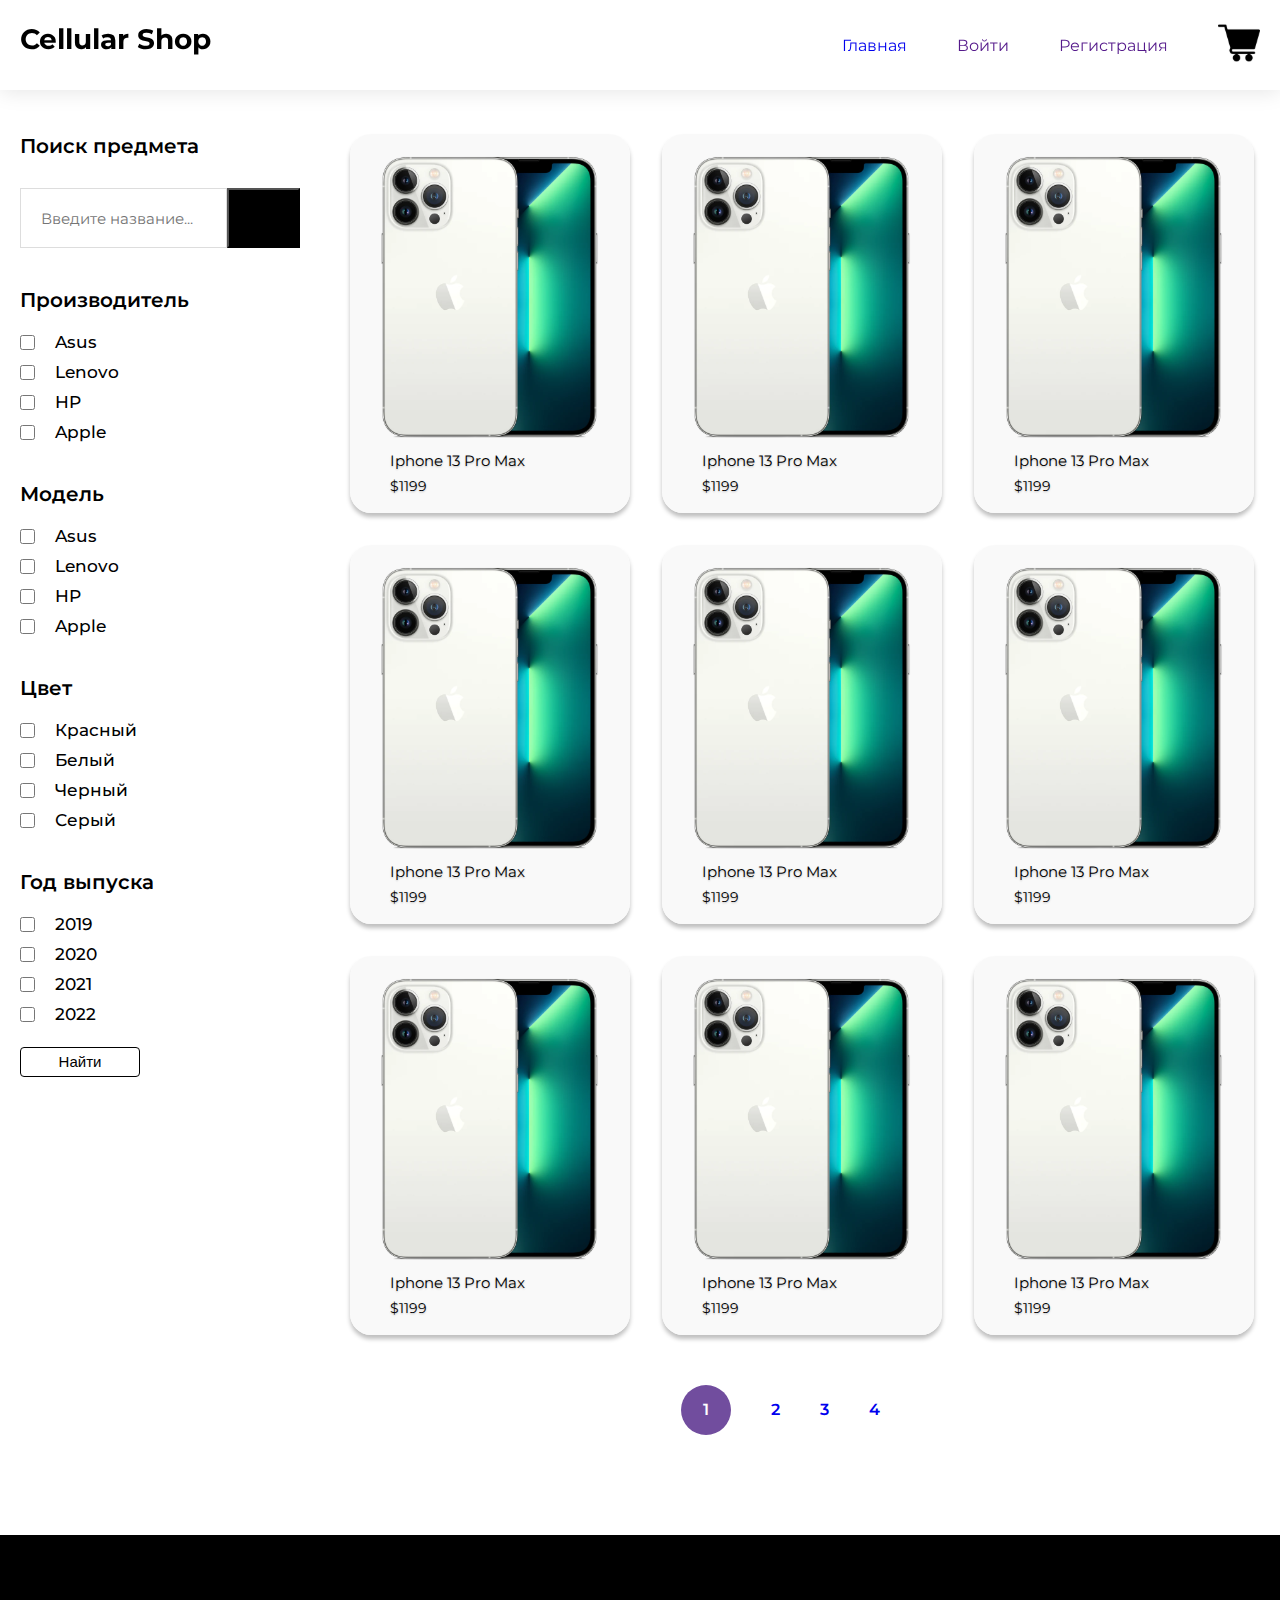
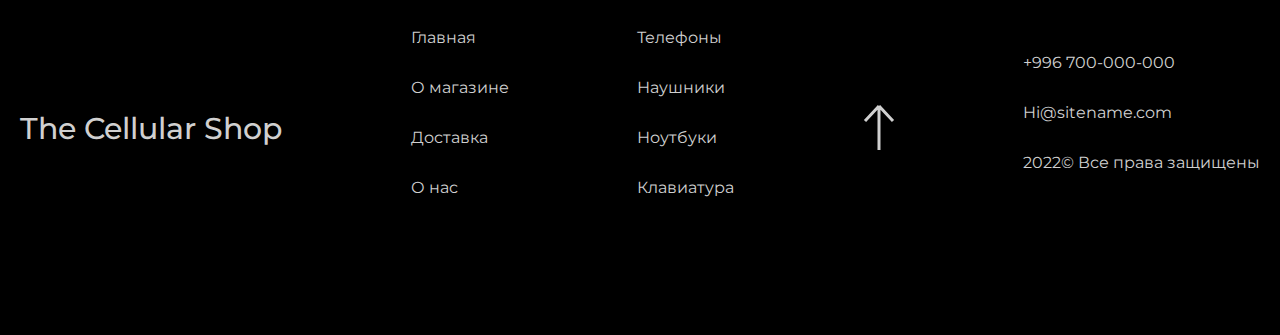
<file: list_view.html>
<!DOCTYPE html>
<html lang="en">
<head>
    <meta charset="UTF-8">
    <meta http-equiv="X-UA-Compatible" content="IE=edge">
    <meta name="viewport" content="width=device-width, initial-scale=1.0">
    <title>Store</title>
    <link rel="preconnect" href="https://fonts.googleapis.com">
    <link rel="preconnect" href="https://fonts.gstatic.com" crossorigin>
    <link href="https://fonts.googleapis.com/css2?family=Montserrat:wght@400;500;600&family=Open+Sans:wght@800&display=swap" rel="stylesheet">
    <link rel="stylesheet" href="css/list_view.css">
</head>
<body>
    <header class="header" id="header">
        <nav class="nav">
            <p class="logo">Cellular Shop</p>
            <ul class="menu">
                <li><a href="index.html">Главная</a></li>
                <li><a href="">Войти</a></li>
                <li><a href="">Регистрация</a></li>
                <li><a href=""><img src="img/basket.svg" alt="basket"></a></li>
            </ul>
        </nav>
    </header>
    <main>
        <div class="container">
            <div class="wrapper">
                <div class="aside">
                    <h2 class="search-title">
                        Поиск предмета
                    </h2>
                    <form action="#" class="search-form">
                        <input type="text" placeholder="Введите название..." class="input" name="search" required>
                        <button type="submit" class="btn" for="search">Поиск</button>
                    </form>
                    <form action="#">
                        <div class="filter">
                            <h2 class="filter-title">Производитель</h2>
                            <div class="wrapper filter-wrapper">
                                <input type="checkbox" class="checkbox" name="checkbox">
                                <h3 class="checkbox-title">Asus</h3>
                            </div>
                            <div class="wrapper filter-wrapper">
                                <input type="checkbox" class="checkbox" name="checkbox">
                                <h3 class="checkbox-title">Lenovo</h3>
                            </div>
                            <div class="wrapper filter-wrapper">
                                <input type="checkbox" class="checkbox" name="checkbox">
                                <h3 class="checkbox-title">HP</h3>
                            </div>
                            <div class="wrapper filter-wrapper">
                                <input type="checkbox" class="checkbox" name="checkbox">
                                <h3 class="checkbox-title">Apple</h3>
                            </div>
                        </div>
                        <div class="filter">
                            <h2 class="filter-title">Модель</h2>
                            <div class="wrapper filter-wrapper">
                                <input type="checkbox" class="checkbox" name="checkbox">
                                <h3 class="checkbox-title">Asus</h3>
                            </div>
                            <div class="wrapper filter-wrapper">
                                <input type="checkbox" class="checkbox" name="checkbox">
                                <h3 class="checkbox-title">Lenovo</h3>
                            </div>
                            <div class="wrapper filter-wrapper">
                                <input type="checkbox" class="checkbox" name="checkbox">
                                <h3 class="checkbox-title">HP</h3>
                            </div>
                            <div class="wrapper filter-wrapper">
                                <input type="checkbox" class="checkbox" name="checkbox">
                                <h3 class="checkbox-title">Apple</h3>
                            </div>
                        </div>
                        <div class="filter">
                            <h2 class="filter-title">Цвет</h2>
                            <div class="wrapper filter-wrapper">
                                <input type="checkbox" class="checkbox" name="checkbox">
                                <h3 class="checkbox-title">Красный</h3>
                            </div>
                            <div class="wrapper filter-wrapper">
                                <input type="checkbox" class="checkbox" name="checkbox">
                                <h3 class="checkbox-title">Белый</h3>
                            </div>
                            <div class="wrapper filter-wrapper">
                                <input type="checkbox" class="checkbox" name="checkbox">
                                <h3 class="checkbox-title">Черный</h3>
                            </div>
                            <div class="wrapper filter-wrapper">
                                <input type="checkbox" class="checkbox" name="checkbox">
                                <h3 class="checkbox-title">Серый</h3>
                            </div>
                        </div>
                        <div class="filter">
                            <h2 class="filter-title">Год выпуска</h2>
                            <div class="wrapper filter-wrapper">
                                <input type="checkbox" class="checkbox" name="checkbox">
                                <h3 class="checkbox-title">2019</h3>
                            </div>
                            <div class="wrapper filter-wrapper">
                                <input type="checkbox" class="checkbox" name="checkbox">
                                <h3 class="checkbox-title">2020</h3>
                            </div>
                            <div class="wrapper filter-wrapper">
                                <input type="checkbox" class="checkbox" name="checkbox">
                                <h3 class="checkbox-title">2021</h3>
                            </div>
                            <div class="wrapper filter-wrapper">
                                <input type="checkbox" class="checkbox" name="checkbox">
                                <h3 class="checkbox-title">2022</h3>
                            </div>
                        </div>
                        <button type="submit" for="checkbox" class="filter-search">Найти</button>
                    </form>
                </div>  
                <div class="products">
                    <div class="products-wrapper">
                        <div class="product-block">
                            <div class="product-img-block">
                                <img src="img/product_img.svg" alt="iphone" class="product-img">
                            </div>
                            <div class="product-cart">
                                <p class="product-title">Iphone 13 Pro Max</p>
                                <p class="product-text">$1199</p>
                            </div>
                        </div>
                        <div class="product-block">
                            <div class="product-img-block">
                                <img src="img/product_img.svg" alt="iphone" class="product-img">
                            </div>
                            <div class="product-cart">
                                <p class="product-title">Iphone 13 Pro Max</p>
                                <p class="product-text">$1199</p>
                            </div>
                        </div>
                        <div class="product-block">
                            <div class="product-img-block">
                                <img src="img/product_img.svg" alt="iphone" class="product-img">
                            </div>
                            <div class="product-cart">
                                <p class="product-title">Iphone 13 Pro Max</p>
                                <p class="product-text">$1199</p>
                            </div>
                        </div>
                        <div class="product-block">
                            <div class="product-img-block">
                                <img src="img/product_img.svg" alt="iphone" class="product-img">
                            </div>
                            <div class="product-cart">
                                <p class="product-title">Iphone 13 Pro Max</p>
                                <p class="product-text">$1199</p>
                            </div>
                        </div>
                        <div class="product-block">
                            <div class="product-img-block">
                                <img src="img/product_img.svg" alt="iphone" class="product-img">
                            </div>
                            <div class="product-cart">
                                <p class="product-title">Iphone 13 Pro Max</p>
                                <p class="product-text">$1199</p>
                            </div>
                        </div>
                        <div class="product-block">
                            <div class="product-img-block">
                                <img src="img/product_img.svg" alt="iphone" class="product-img">
                            </div>
                            <div class="product-cart">
                                <p class="product-title">Iphone 13 Pro Max</p>
                                <p class="product-text">$1199</p>
                            </div>
                        </div>
                        <div class="product-block">
                            <div class="product-img-block">
                                <img src="img/product_img.svg" alt="iphone" class="product-img">
                            </div>
                            <div class="product-cart">
                                <p class="product-title">Iphone 13 Pro Max</p>
                                <p class="product-text">$1199</p>
                            </div>
                        </div>
                                                <div class="product-block">
                            <div class="product-img-block">
                                <img src="img/product_img.svg" alt="iphone" class="product-img">
                            </div>
                            <div class="product-cart">
                                <p class="product-title">Iphone 13 Pro Max</p>
                                <p class="product-text">$1199</p>
                            </div>
                        </div>
                        <div class="product-block">
                            <div class="product-img-block">
                                <img src="img/product_img.svg" alt="iphone" class="product-img">
                            </div>
                            <div class="product-cart">
                                <p class="product-title">Iphone 13 Pro Max</p>
                                <p class="product-text">$1199</p>
                            </div>
                        </div>
                    </div>
                    <div class="pagination-block">
                        <a href="#" class="pagination p-active">1</a>
                        <a href="#" class="pagination">2</a>
                        <a href="#" class="pagination">3</a>
                        <a href="#" class="pagination">4</a>
                    </div>
                </div>
            </div>
        </div>
    </main>
    <footer class="footer" id="footer">
        <div class="container">
            <div class="wrapper footer-wrapper">
                <h2 class="footer-title">
                    The Cellular Shop
                </h2>
                <nav class="simple-pages">
                    <ul>
                        <li><a href="#">Главная</a></li>
                        <li><a href="#">О магазине</a></li>
                        <li><a href="#">Доставка</a></li>
                        <li><a href="#">О нас</a></li>
                    </ul>
                </nav>
                <nav class="simple-pages">
                    <ul>
                        <li><a href="#">Телефоны</a></li>
                        <li><a href="#">Наушники</a></li>
                        <li><a href="#">Ноутбуки</a></li>
                        <li><a href="#">Клавиатура</a></li>
                    </ul>
                </nav>
                <a href="#" id="arrow"><img src="img/arrow_back.svg" alt="arrow"></a>
                <nav class="simple-pages contact">
                    <ul>
                        <li><a href="#">+996 700-000-000</a></li>
                        <li><a href="#">Hi@sitename.com</a></li>
                        <li><a href="#">2022© Все права защищены</a></li>
                    </ul>
                </nav>
            </div>
        </div>
    </footer>
</body>
</html>
</file>
<file: css/list_view.css>
body {
    font-size: 16px;
    font-family: 'Montserrat', sans-serif;
}

html {
    scroll-behavior: smooth;
}

* {
    box-sizing: border-box;
    padding: 0;
    margin: 0;
}

.container {
    width: 1240px;
    margin: 0 auto;
}

.wrapper {
    display: flex;
    justify-content: space-between;
}

/* Шапка */

.menu {
    display: flex;
    align-items: center;
}

.menu li a {
    text-decoration: none;
    font-size: 16px;
}

.menu li {
    display: block;
    margin-left: 50px;
}

.header {
    display: flex;
    position: sticky;
    top: 0;
    z-index: 5;
    background: #FFFFFF;
    box-shadow: 0px 2px 20px rgba(0, 0, 0, 0.1);
    height: 90px;
    align-items: center;
    margin-bottom: 44px;
}

.nav {
    display: flex;
    justify-content: space-between;
    width: 1240px;
    margin: 0 auto;
}

.logo {
    font-weight: 700;
    font-size: 28px;
    line-height: 34px;
}

/* Поиск */

.search-form {
    display: flex;
    flex-direction: row;
}

.search-title {
    font-weight: 600;
    font-size: 20px;
    line-height: 24px;
    margin-bottom: 30px;
}

.input {
    box-sizing: border-box;
    width: 207px;
    height: 60px;
    border: 1px solid #DDDDDD;
    padding-left: 20px;
    font-family: 'Montserrat';
    font-weight: 400;
    font-size: 15px;
    line-height: 155%;
    color: #B0B0B0;
}

.btn {
    cursor: pointer;
    width: 73px;
    height: 60px;
    background: #000000;
}

/* Карточка товаров */

.products-wrapper {
    display: flex;
    flex-wrap: wrap;
    margin-right: -32px;
    margin-left: 50px;
}

.product-block {
    width: 280px;
    height: 379px;
    background: rgba(247, 247, 247, 0.81);
    box-shadow: 0px 4px 4px rgba(0, 0, 0, 0.25);
    border-radius: 21px;
    margin-right: 32px;
    margin-bottom: 32px;
}

.product-img-block {
    display: flex;
    justify-content: center;
}

.product-img {
    margin-top: 15px;
    width: 228px;
    height: 295px;
}

.product-cart {
    margin: 0 40px;
}

.product-title {
    margin: 8px 0;
    font-weight: 400;
    font-size: 15px;
    line-height: 18px;
    color: #000000;
    text-shadow: 0px 1px 2px rgba(0, 0, 0, 0.25);
}

.product-text {
    font-weight: 400;
    font-size: 14px;
    line-height: 17px;
    color: #000000;
    text-shadow: 0px 1px 2px rgba(0, 0, 0, 0.25);
}

/* Пагинация страниц */

.pagination-block {
    display: flex;
    flex-direction: row;
    flex-wrap: wrap;
    justify-content: center;
    align-items: center;
}

.pagination {
    margin-top: 18px;
    margin-right: 20px;
    margin-left: 20px;
    margin-bottom: 100px;
    font-weight: 600;
    font-size: 16px;
    line-height: 20px;
    background: #fff;
    text-decoration: none;
}

.p-active {
    display: flex;
    justify-content: center;
    width: 50px;
    height: 50px;
    background: #714D9E;
    border-radius: 49px;
    align-items: center;
    color: #fff;
}

/* Фильтр поиска */

.filter-title {
    font-weight: 600;
    font-size: 20px;
    line-height: 24px;
    color: #000000;
    margin-top: 40px;
    margin-bottom: 20px;
}

.filter-wrapper {
    justify-content: flex-start;
    margin-top: 10px;
    align-items: center;
}

.checkbox {
    width: 15px;
    height: 15px;
    border: 0.5px solid #000000;
    margin-right: 20px;
}

.checkbox-title {
    font-weight: 500;
    font-size: 17px;
    line-height: 20px;
    color: #000000;
}

.filter-search {
    margin-top: 23px;
    width: 120px;
    height: 30px;
    border: 1px solid #000000;
    background-color: #fff;
    border-radius: 4px;

    font-weight: 400;
    font-size: 15px;
    line-height: 157.5%;
    cursor: pointer;
}

/* Футер */

.footer {
    height: 400px;
    background: #000;
}

.footer-wrapper {
    align-items: center;
    padding-top: 93px;
}

.footer-title {
    font-weight: 500;
    font-size: 30px;
    line-height: 37px;
    color: #D0D0D0;
}

.simple-pages {
    display: flex;
    flex-direction: column;
}

.simple-pages ul li a {
    font-weight: 400;
    font-size: 16px;
    line-height: 20px;
    color: #D0D0D0;
    text-decoration: none;
}

.simple-pages ul li {
    margin-bottom: 30px;
}
</file>
